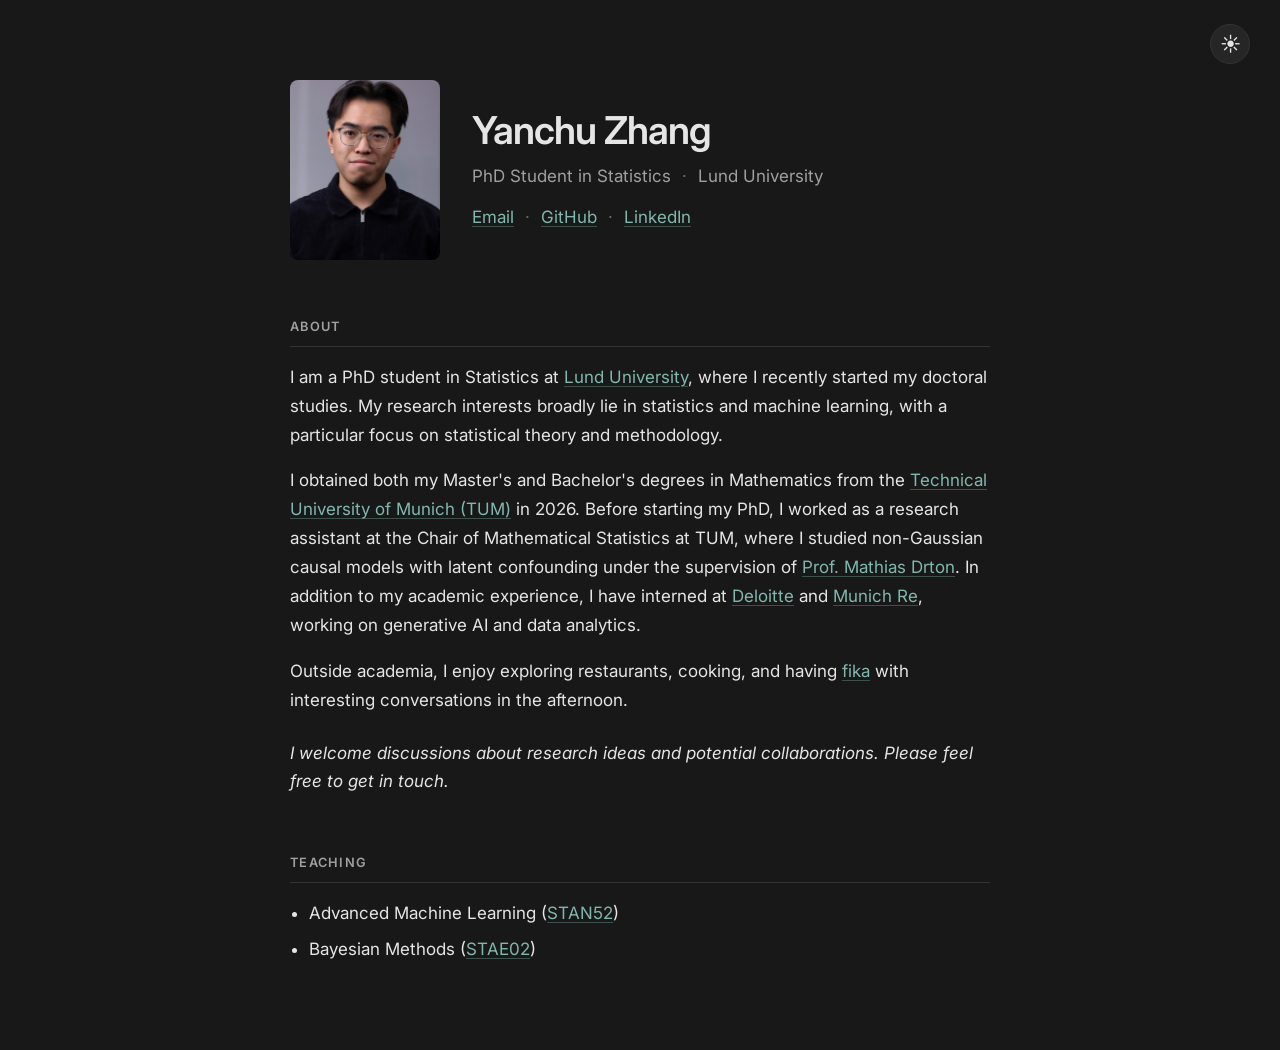
<file: index.html>
<!DOCTYPE html>
<html lang="en">
<head>
    <meta charset="UTF-8">
    <meta name="viewport" content="width=device-width, initial-scale=1.0">
    <meta name="color-scheme" content="dark light">
    <meta name="description" content="Yanchu Zhang, PhD student in Statistics at Lund University. Research in statistical theory, methodology and machine learning.">

    <title>Yanchu Zhang · PhD Student in Statistics, Lund University</title>

    <!-- Font: Inter -->
    <link rel="preconnect" href="https://fonts.googleapis.com">
    <link rel="preconnect" href="https://fonts.gstatic.com" crossorigin>
    <link href="https://fonts.googleapis.com/css2?family=Inter:wght@400;500;600&display=swap" rel="stylesheet">

    <!-- Apply saved theme before the page renders to avoid a flash -->
    <script>
        try {
            document.documentElement.dataset.theme =
                localStorage.getItem("theme") || "dark";
        } catch (e) {
            document.documentElement.dataset.theme = "dark";
        }
    </script>

    <link rel="stylesheet" href="style.css">
</head>

<body>

    <button
        id="theme-toggle"
        type="button"
        aria-label="Switch to light mode"
        title="Switch to light mode"
    >
        <span id="theme-icon" aria-hidden="true">☀︎</span>
    </button>

    <main>

        <header>
            <div class="profile">

                <img
                    src="images/photo.jpg"
                    alt="Yanchu Zhang"
                    class="profile-photo"
                    width="150"
                    height="180"
                >

                <div class="profile-info">

                    <h1>Yanchu Zhang</h1>

                    <p class="subtitle">
                        PhD Student in Statistics
                        <span class="dot" aria-hidden="true">·</span>
                        Lund University
                    </p>

                    <p class="links">
                        <a href="mailto:yanchu.zhang@stat.lu.se">Email</a>
                        <span class="dot" aria-hidden="true">·</span>
                        <a href="https://github.com/YanchuZhang">GitHub</a>
                        <span class="dot" aria-hidden="true">·</span>
                        <a href="https://www.linkedin.com/in/yanchuzhang">LinkedIn</a>
                    </p>

                </div>
            </div>
        </header>

        <section id="about">

            <h2>About</h2>

            <p>
                I am a PhD student in Statistics at
                <a href="https://www.lunduniversity.lu.se/">Lund University</a>,
                where I recently started my doctoral studies.
                My research interests broadly lie in statistics and machine learning,
                with a particular focus on statistical theory and methodology.
            </p>

            <p>
                I obtained both my Master's and Bachelor's degrees in Mathematics
                from the
                <a href="https://www.tum.de/">Technical University of Munich (TUM)</a>
                in 2026.
                Before starting my PhD, I worked as a research assistant at the
                Chair of Mathematical Statistics at TUM, where I studied
                non-Gaussian causal models with latent confounding under the
                supervision of
                <a href="https://www.math.cit.tum.de/math/personen/professuren/drton-mathias/">Prof. Mathias Drton</a>.
                In addition to my academic experience, I have interned at
                <a href="https://www.deloitte.com/">Deloitte</a>
                and
                <a href="https://www.munichre.com/">Munich Re</a>,
                working on generative AI and data analytics.
            </p>

            <p>
                Outside academia, I enjoy exploring restaurants, cooking,
                and having
                <a href="https://en.wikipedia.org/wiki/Coffee_in_Sweden#Fika">fika</a>
                with interesting conversations in the afternoon.
            </p>

            <p class="contact-note">
            I welcome discussions about research ideas and potential collaborations. Please feel free to get in touch.
            </p>


        </section>

        <section id="teaching">

            <h2>Teaching</h2>

            <ul>
                <li>Advanced Machine Learning (<a href="https://www.lunduniversity.lu.se/study/statistics-advanced-machine-learning-STAN52">STAN52</a>)</li>
                <li>Bayesian Methods (<a href="https://www.lunduniversity.lu.se/study/statistics-bayesian-methods-STAE02">STAE02</a>)</li>
            </ul>

        </section>

    </main>

    <script>
        const root = document.documentElement;
        const toggle = document.getElementById("theme-toggle");
        const icon = document.getElementById("theme-icon");

        function setTheme(theme) {
            const isDark = theme === "dark";

            root.dataset.theme = theme;

            // Show the icon for switching to the other theme.
            // The trailing U+FE0E forces text style (no colorful emoji on iOS).
            icon.textContent = isDark ? "☀︎" : "☾︎";

            const label = isDark
                ? "Switch to light mode"
                : "Switch to dark mode";

            toggle.setAttribute("aria-label", label);
            toggle.setAttribute("title", label);
        }

        setTheme(root.dataset.theme);

        toggle.addEventListener("click", () => {
            const next = root.dataset.theme === "dark" ? "light" : "dark";

            try {
                localStorage.setItem("theme", next);
            } catch (e) {}

            setTheme(next);
        });
    </script>

</body>
</html>
</file>
<file: style.css>
/* ------------------------------
   Theme variables
------------------------------ */

:root {
    --font: 'Inter', -apple-system, BlinkMacSystemFont, 'Segoe UI', Roboto,
            Helvetica, Arial, sans-serif;

    --bg: #181818;
    --text: #e5e5e5;
    --muted: #a0a0a0;
    --border: #333;
    --surface: #262626;
    --surface-hover: #333;
    --accent: #80b8ad;
    --accent-hover: #a5d2c8;

    color-scheme: dark;
}

:root[data-theme="light"] {
    --bg: #fff;
    --text: #222;
    --muted: #666;
    --border: #e3e3e3;
    --surface: #fff;
    --surface-hover: #f2f2f2;
    --accent: #6a4c93;
    --accent-hover: #4b356d;

    color-scheme: light;
}

/* ------------------------------
   General
------------------------------ */

* {
    box-sizing: border-box;
}

body {
    font-family: var(--font);
    font-size: 1.0625rem;
    line-height: 1.7;
    color: var(--text);
    background: var(--bg);
    -webkit-font-smoothing: antialiased;

    max-width: 760px;
    min-height: 100vh;
    margin: 0 auto;
    padding: 80px 30px;

    transition:
        background-color 0.2s ease,
        color 0.2s ease;
}

/* ------------------------------
   Header
------------------------------ */

.profile {
    display: flex;
    align-items: center;
    gap: 32px;
}

.profile-photo {
    display: block;
    flex-shrink: 0;

    width: 150px;
    height: 180px;

    object-fit: cover;
    border-radius: 8px;
}

.profile-info {
    min-width: 0;
}

h1 {
    font-size: 2.4rem;
    font-weight: 600;
    letter-spacing: -0.025em;
    line-height: 1.15;

    margin: 0 0 10px;
}

.subtitle {
    color: var(--muted);
    margin: 0 0 12px;
}

.links {
    margin: 0;
}

.dot {
    margin: 0 6px;
    color: var(--muted);
    opacity: 0.6;
}

.contact-note {
    margin-top: 1.5rem;
    font-style: italic;
    color: var(--text-secondary);
}

/* ------------------------------
   Sections
------------------------------ */

section {
    margin-top: 56px;
}

h2 {
    font-size: 0.8rem;
    font-weight: 600;
    letter-spacing: 0.1em;
    text-transform: uppercase;
    color: var(--muted);

    margin: 0 0 16px;
    padding-bottom: 8px;
    border-bottom: 1px solid var(--border);
}

p {
    max-width: 65ch;
    margin: 0 0 1em;
}

ul {
    margin: 0;
    padding-left: 1.2rem;
}

li {
    margin-bottom: 0.4em;
}

/* ------------------------------
   Links
------------------------------ */

a {
    color: var(--accent);
    text-decoration: underline;
    text-decoration-color: color-mix(in srgb, var(--accent) 35%, transparent);
    text-decoration-thickness: 1px;
    text-underline-offset: 3px;

    transition:
        color 0.15s ease,
        text-decoration-color 0.15s ease;
}

a:hover {
    color: var(--accent-hover);
    text-decoration-color: currentColor;
}

a:focus-visible,
#theme-toggle:focus-visible {
    outline: 2px solid var(--accent);
    outline-offset: 3px;
}

/* ------------------------------
   Theme toggle
------------------------------ */

#theme-toggle {
    position: fixed;
    top: 24px;
    right: 30px;
    z-index: 10;

    display: flex;
    align-items: center;
    justify-content: center;

    width: 40px;
    height: 40px;
    padding: 0;

    font-family: inherit;
    font-size: 20px;
    line-height: 1;
    color: var(--text);

    background: var(--surface);
    border: 1px solid var(--border);
    border-radius: 50%;

    cursor: pointer;

    transition:
        background-color 0.2s ease,
        border-color 0.2s ease;
}

#theme-toggle:hover {
    background: var(--surface-hover);
}

/* ------------------------------
   Mobile
------------------------------ */

@media (max-width: 600px) {

    body {
        padding: 50px 20px;
    }

    #theme-toggle {
        top: 14px;
        right: 14px;

        width: 36px;
        height: 36px;
    }

    .profile {
        align-items: flex-start;
        flex-direction: column;
        gap: 20px;
    }

    .profile-photo {
        width: 120px;
        height: 145px;
    }

    h1 {
        font-size: 2rem;
    }

    section {
        margin-top: 44px;
    }
}

/* ------------------------------
   Reduced motion accessibility
------------------------------ */

@media (prefers-reduced-motion: reduce) {
    *,
    *::before,
    *::after {
        transition: none !important;
    }
}
</file>
